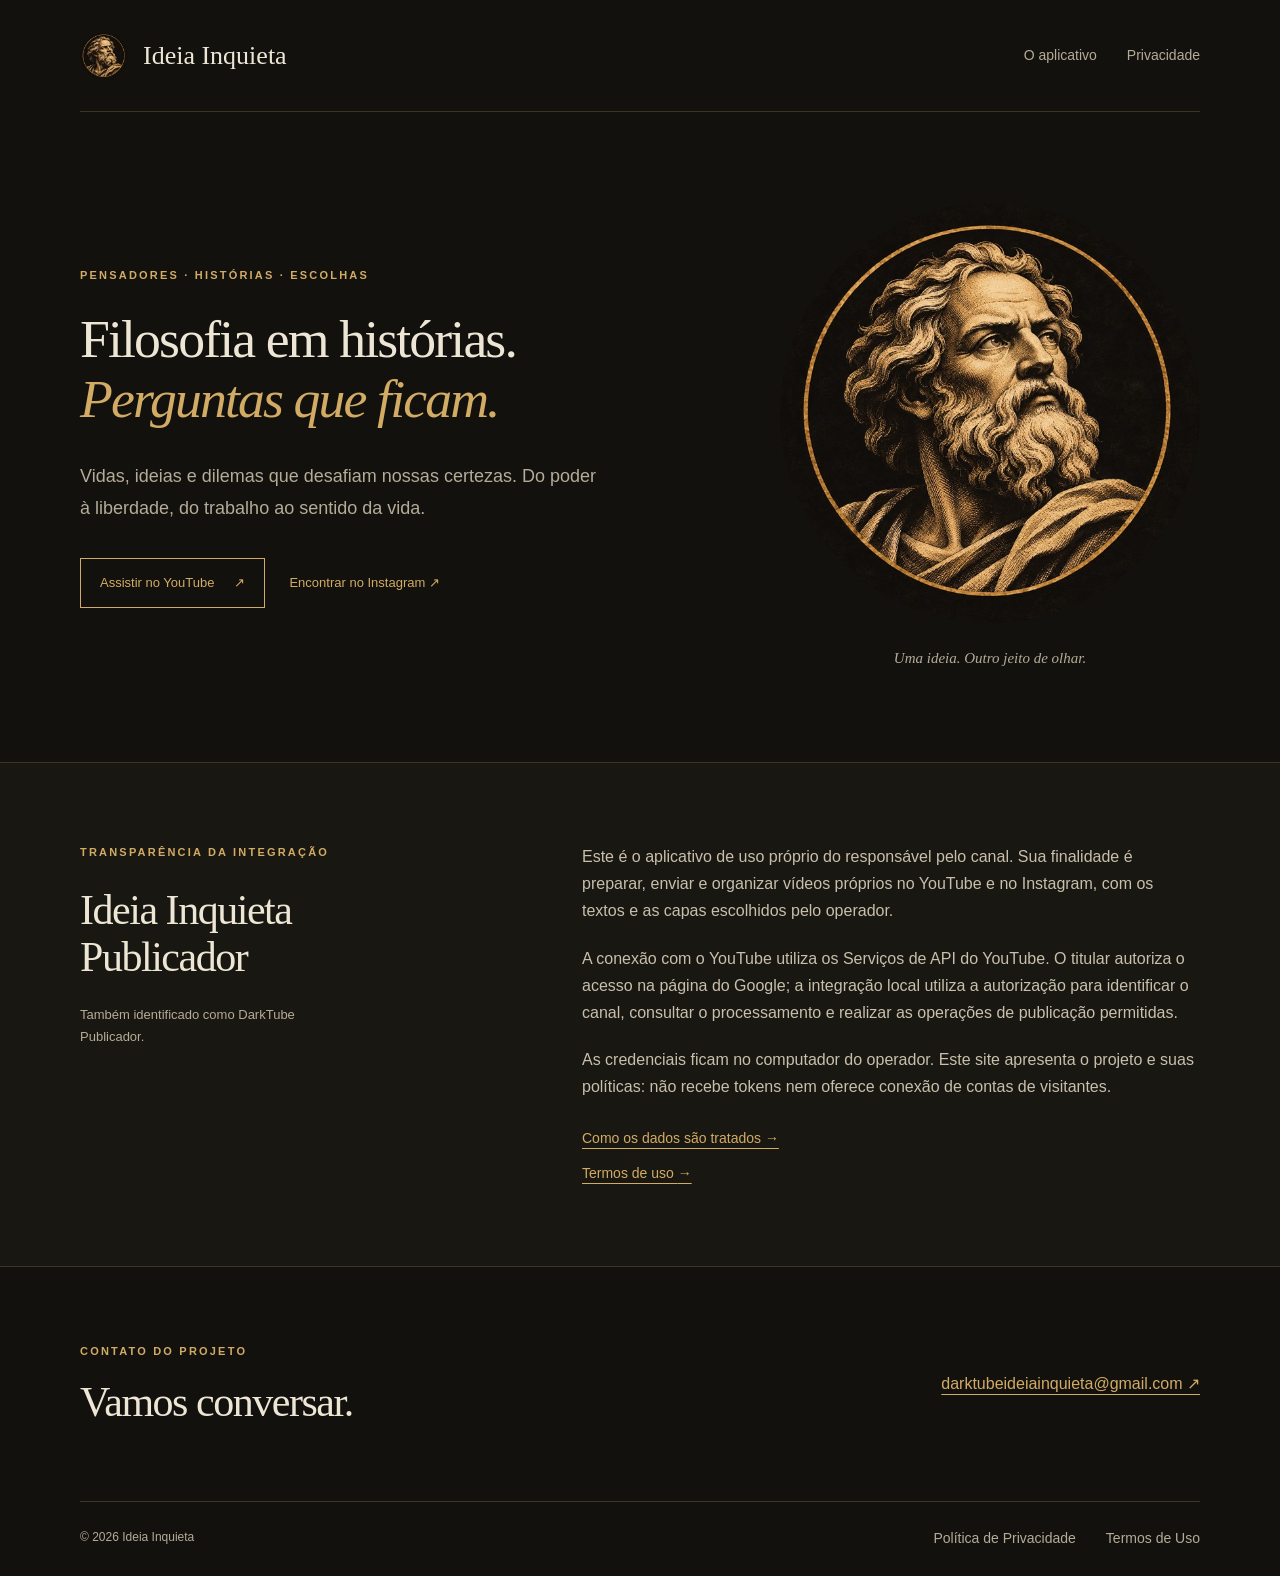
<file: index.html>
<!doctype html>
<html lang="pt-BR">
<head>
  <meta charset="utf-8">
  <meta name="viewport" content="width=device-width,initial-scale=1">
  <meta name="description" content="Ideia Inquieta: filosofia em histórias. Conheça o canal, o aplicativo de publicação e nossas práticas de privacidade.">
  <meta name="theme-color" content="#12110e">
  <title>Ideia Inquieta · Filosofia em histórias</title>
  <link rel="icon" type="image/jpeg" href="emblema.jpg">
  <link rel="stylesheet" href="site.css">
</head>
<body>
  <a class="skip" href="#conteudo">Ir para o conteúdo</a>
  <header class="header wrap">
    <a class="brand" href="./" aria-label="Ideia Inquieta — início"><img src="emblema.jpg" width="48" height="48" alt=""><span>Ideia Inquieta</span></a>
    <nav aria-label="Navegação principal"><a href="#aplicativo">O aplicativo</a><a href="privacidade.html">Privacidade</a></nav>
  </header>
  <main id="conteudo">
    <section class="hero wrap" aria-labelledby="titulo">
      <div class="hero-copy">
        <p class="eyebrow">Pensadores · histórias · escolhas</p>
        <h1 id="titulo">Filosofia em histórias.<br><em>Perguntas que ficam.</em></h1>
        <p class="lead">Vidas, ideias e dilemas que desafiam nossas certezas. Do poder à liberdade, do trabalho ao sentido da vida.</p>
        <div class="actions"><a class="button" href="https://www.youtube.com/@ideiainquieta" target="_blank" rel="noopener noreferrer">Assistir no YouTube <span aria-hidden="true">↗</span></a><a class="text-link" href="https://www.instagram.com/ideiainquieta/" target="_blank" rel="noopener noreferrer">Encontrar no Instagram <span aria-hidden="true">↗</span></a></div>
      </div>
      <div class="portrait"><img src="emblema.jpg" width="640" height="640" alt="Retrato de um pensador em gravura dourada sobre fundo escuro"><span class="portrait-caption">Uma ideia. Outro jeito de olhar.</span></div>
    </section>
    <section class="app-section" id="aplicativo" aria-labelledby="app-title">
      <div class="wrap app-grid">
        <div><p class="eyebrow">Transparência da integração</p><h2 id="app-title">Ideia Inquieta<br>Publicador</h2><p class="alias">Também identificado como DarkTube Publicador.</p></div>
        <div class="app-copy"><p>Este é o aplicativo de uso próprio do responsável pelo canal. Sua finalidade é preparar, enviar e organizar vídeos próprios no YouTube e no Instagram, com os textos e as capas escolhidos pelo operador.</p><p>A conexão com o YouTube utiliza os Serviços de API do YouTube. O titular autoriza o acesso na página do Google; a integração local utiliza a autorização para identificar o canal, consultar o processamento e realizar as operações de publicação permitidas.</p><p>As credenciais ficam no computador do operador. Este site apresenta o projeto e suas políticas: não recebe tokens nem oferece conexão de contas de visitantes.</p><div class="policy-links"><a href="privacidade.html">Como os dados são tratados <span aria-hidden="true">→</span></a><a href="termos.html">Termos de uso <span aria-hidden="true">→</span></a></div></div>
      </div>
    </section>
    <section class="contact wrap" aria-labelledby="contato"><div><p class="eyebrow">Contato do projeto</p><h2 id="contato">Vamos conversar.</h2></div><a href="mailto:darktubeideiainquieta@gmail.com">darktubeideiainquieta@gmail.com <span aria-hidden="true">↗</span></a></section>
  </main>
  <footer class="footer wrap"><span>© 2026 Ideia Inquieta</span><nav aria-label="Informações do projeto"><a href="privacidade.html">Política de Privacidade</a><a href="termos.html">Termos de Uso</a></nav></footer>
</body>
</html>
</file>
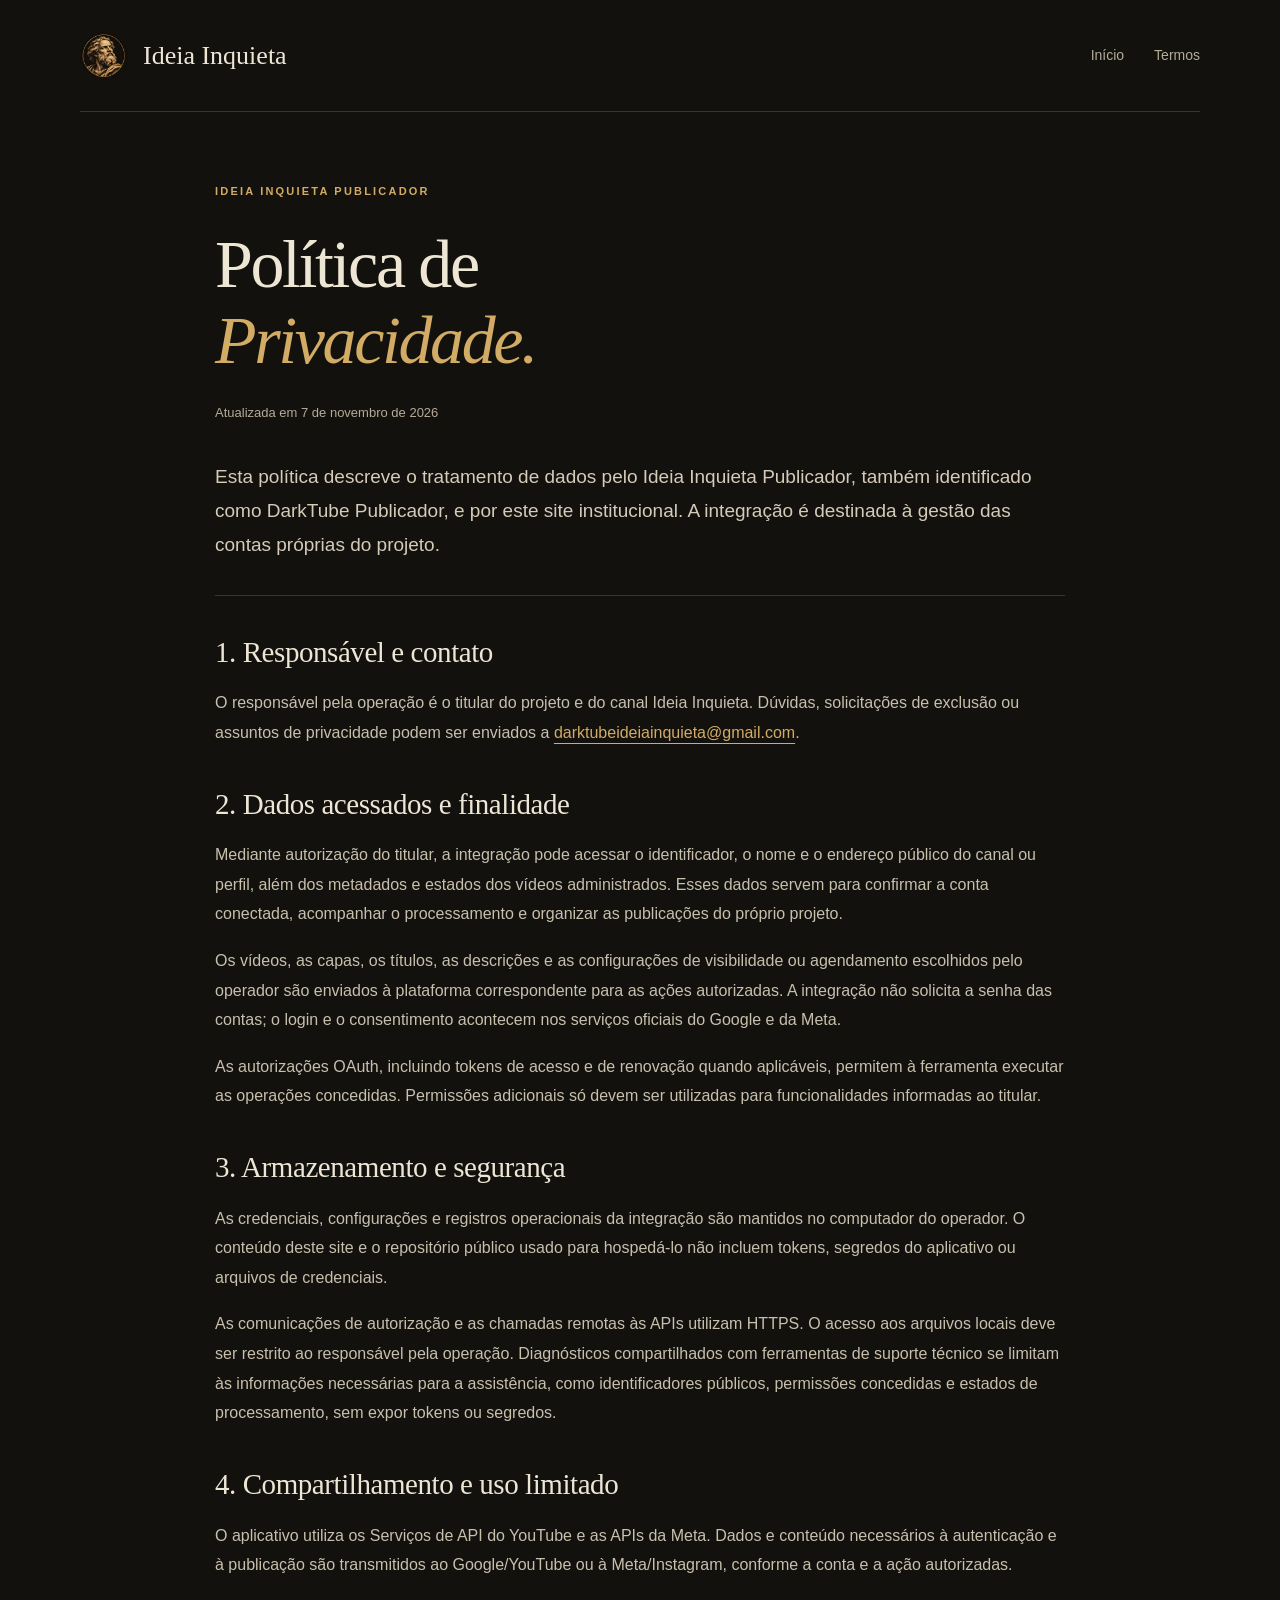
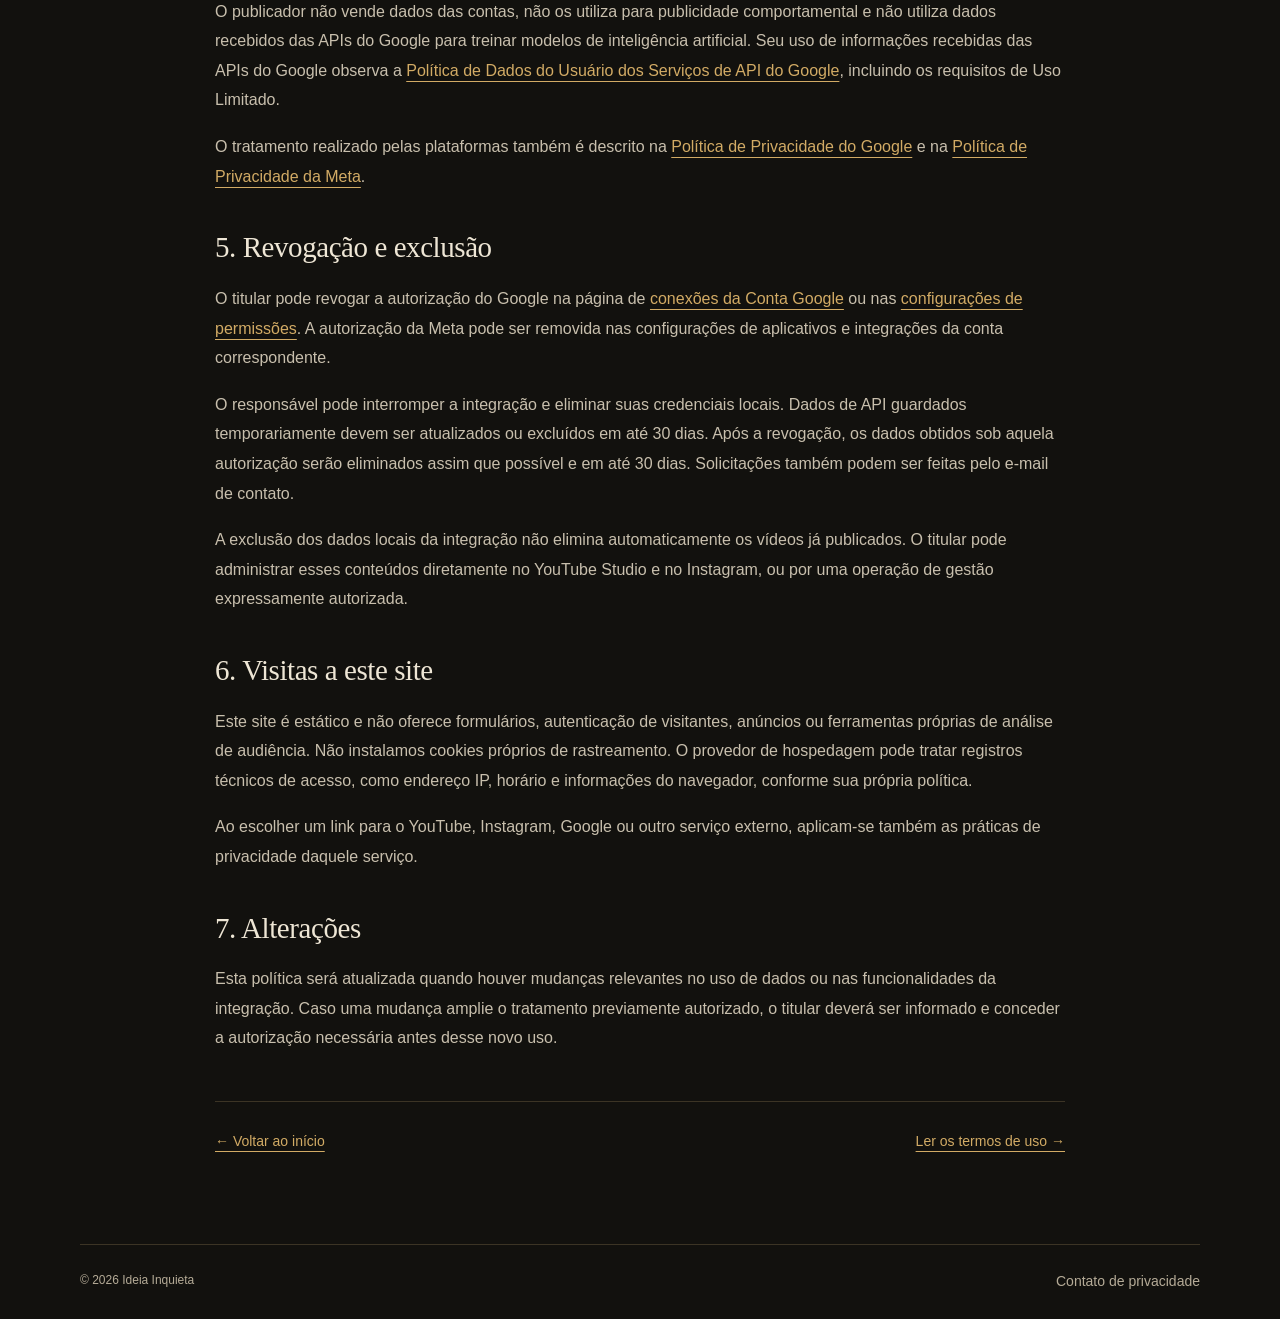
<file: privacidade.html>
<!doctype html>
<html lang="pt-BR">
<head>
  <meta charset="utf-8">
  <meta name="viewport" content="width=device-width,initial-scale=1">
  <meta name="description" content="Política de Privacidade do Ideia Inquieta Publicador, também identificado como DarkTube Publicador.">
  <meta name="theme-color" content="#12110e">
  <title>Política de Privacidade · Ideia Inquieta Publicador</title>
  <link rel="icon" type="image/jpeg" href="emblema.jpg">
  <link rel="stylesheet" href="site.css">
</head>
<body>
  <a class="skip" href="#conteudo">Ir para o conteúdo</a>
  <header class="header wrap"><a class="brand" href="./"><img src="emblema.jpg" width="48" height="48" alt=""><span>Ideia Inquieta</span></a><nav aria-label="Navegação principal"><a href="./">Início</a><a href="termos.html">Termos</a></nav></header>
  <main class="document wrap" id="conteudo">
    <p class="eyebrow">Ideia Inquieta Publicador</p>
    <h1>Política de<br><em>Privacidade.</em></h1>
    <p class="document-meta">Atualizada em 7 de novembro de 2026</p>
    <p class="document-intro">Esta política descreve o tratamento de dados pelo Ideia Inquieta Publicador, também identificado como DarkTube Publicador, e por este site institucional. A integração é destinada à gestão das contas próprias do projeto.</p>
    <section><h2>1. Responsável e contato</h2><p>O responsável pela operação é o titular do projeto e do canal Ideia Inquieta. Dúvidas, solicitações de exclusão ou assuntos de privacidade podem ser enviados a <a href="mailto:darktubeideiainquieta@gmail.com">darktubeideiainquieta@gmail.com</a>.</p></section>
    <section><h2>2. Dados acessados e finalidade</h2><p>Mediante autorização do titular, a integração pode acessar o identificador, o nome e o endereço público do canal ou perfil, além dos metadados e estados dos vídeos administrados. Esses dados servem para confirmar a conta conectada, acompanhar o processamento e organizar as publicações do próprio projeto.</p><p>Os vídeos, as capas, os títulos, as descrições e as configurações de visibilidade ou agendamento escolhidos pelo operador são enviados à plataforma correspondente para as ações autorizadas. A integração não solicita a senha das contas; o login e o consentimento acontecem nos serviços oficiais do Google e da Meta.</p><p>As autorizações OAuth, incluindo tokens de acesso e de renovação quando aplicáveis, permitem à ferramenta executar as operações concedidas. Permissões adicionais só devem ser utilizadas para funcionalidades informadas ao titular.</p></section>
    <section><h2>3. Armazenamento e segurança</h2><p>As credenciais, configurações e registros operacionais da integração são mantidos no computador do operador. O conteúdo deste site e o repositório público usado para hospedá-lo não incluem tokens, segredos do aplicativo ou arquivos de credenciais.</p><p>As comunicações de autorização e as chamadas remotas às APIs utilizam HTTPS. O acesso aos arquivos locais deve ser restrito ao responsável pela operação. Diagnósticos compartilhados com ferramentas de suporte técnico se limitam às informações necessárias para a assistência, como identificadores públicos, permissões concedidas e estados de processamento, sem expor tokens ou segredos.</p></section>
    <section><h2>4. Compartilhamento e uso limitado</h2><p>O aplicativo utiliza os Serviços de API do YouTube e as APIs da Meta. Dados e conteúdo necessários à autenticação e à publicação são transmitidos ao Google/YouTube ou à Meta/Instagram, conforme a conta e a ação autorizadas.</p><p>O publicador não vende dados das contas, não os utiliza para publicidade comportamental e não utiliza dados recebidos das APIs do Google para treinar modelos de inteligência artificial. Seu uso de informações recebidas das APIs do Google observa a <a href="https://developers.google.com/terms/api-services-user-data-policy" target="_blank" rel="noopener noreferrer">Política de Dados do Usuário dos Serviços de API do Google</a>, incluindo os requisitos de Uso Limitado.</p><p>O tratamento realizado pelas plataformas também é descrito na <a href="https://policies.google.com/privacy" target="_blank" rel="noopener noreferrer">Política de Privacidade do Google</a> e na <a href="https://privacycenter.instagram.com/policy/" target="_blank" rel="noopener noreferrer">Política de Privacidade da Meta</a>.</p></section>
    <section><h2>5. Revogação e exclusão</h2><p>O titular pode revogar a autorização do Google na página de <a href="https://myaccount.google.com/connections" target="_blank" rel="noopener noreferrer">conexões da Conta Google</a> ou nas <a href="https://security.google.com/settings/security/permissions" target="_blank" rel="noopener noreferrer">configurações de permissões</a>. A autorização da Meta pode ser removida nas configurações de aplicativos e integrações da conta correspondente.</p><p>O responsável pode interromper a integração e eliminar suas credenciais locais. Dados de API guardados temporariamente devem ser atualizados ou excluídos em até 30 dias. Após a revogação, os dados obtidos sob aquela autorização serão eliminados assim que possível e em até 30 dias. Solicitações também podem ser feitas pelo e-mail de contato.</p><p>A exclusão dos dados locais da integração não elimina automaticamente os vídeos já publicados. O titular pode administrar esses conteúdos diretamente no YouTube Studio e no Instagram, ou por uma operação de gestão expressamente autorizada.</p></section>
    <section><h2>6. Visitas a este site</h2><p>Este site é estático e não oferece formulários, autenticação de visitantes, anúncios ou ferramentas próprias de análise de audiência. Não instalamos cookies próprios de rastreamento. O provedor de hospedagem pode tratar registros técnicos de acesso, como endereço IP, horário e informações do navegador, conforme sua própria política.</p><p>Ao escolher um link para o YouTube, Instagram, Google ou outro serviço externo, aplicam-se também as práticas de privacidade daquele serviço.</p></section>
    <section><h2>7. Alterações</h2><p>Esta política será atualizada quando houver mudanças relevantes no uso de dados ou nas funcionalidades da integração. Caso uma mudança amplie o tratamento previamente autorizado, o titular deverá ser informado e conceder a autorização necessária antes desse novo uso.</p></section>
    <div class="document-end"><a href="./">← Voltar ao início</a><a href="termos.html">Ler os termos de uso →</a></div>
  </main>
  <footer class="footer wrap"><span>© 2026 Ideia Inquieta</span><a href="mailto:darktubeideiainquieta@gmail.com">Contato de privacidade</a></footer>
</body>
</html>
</file>
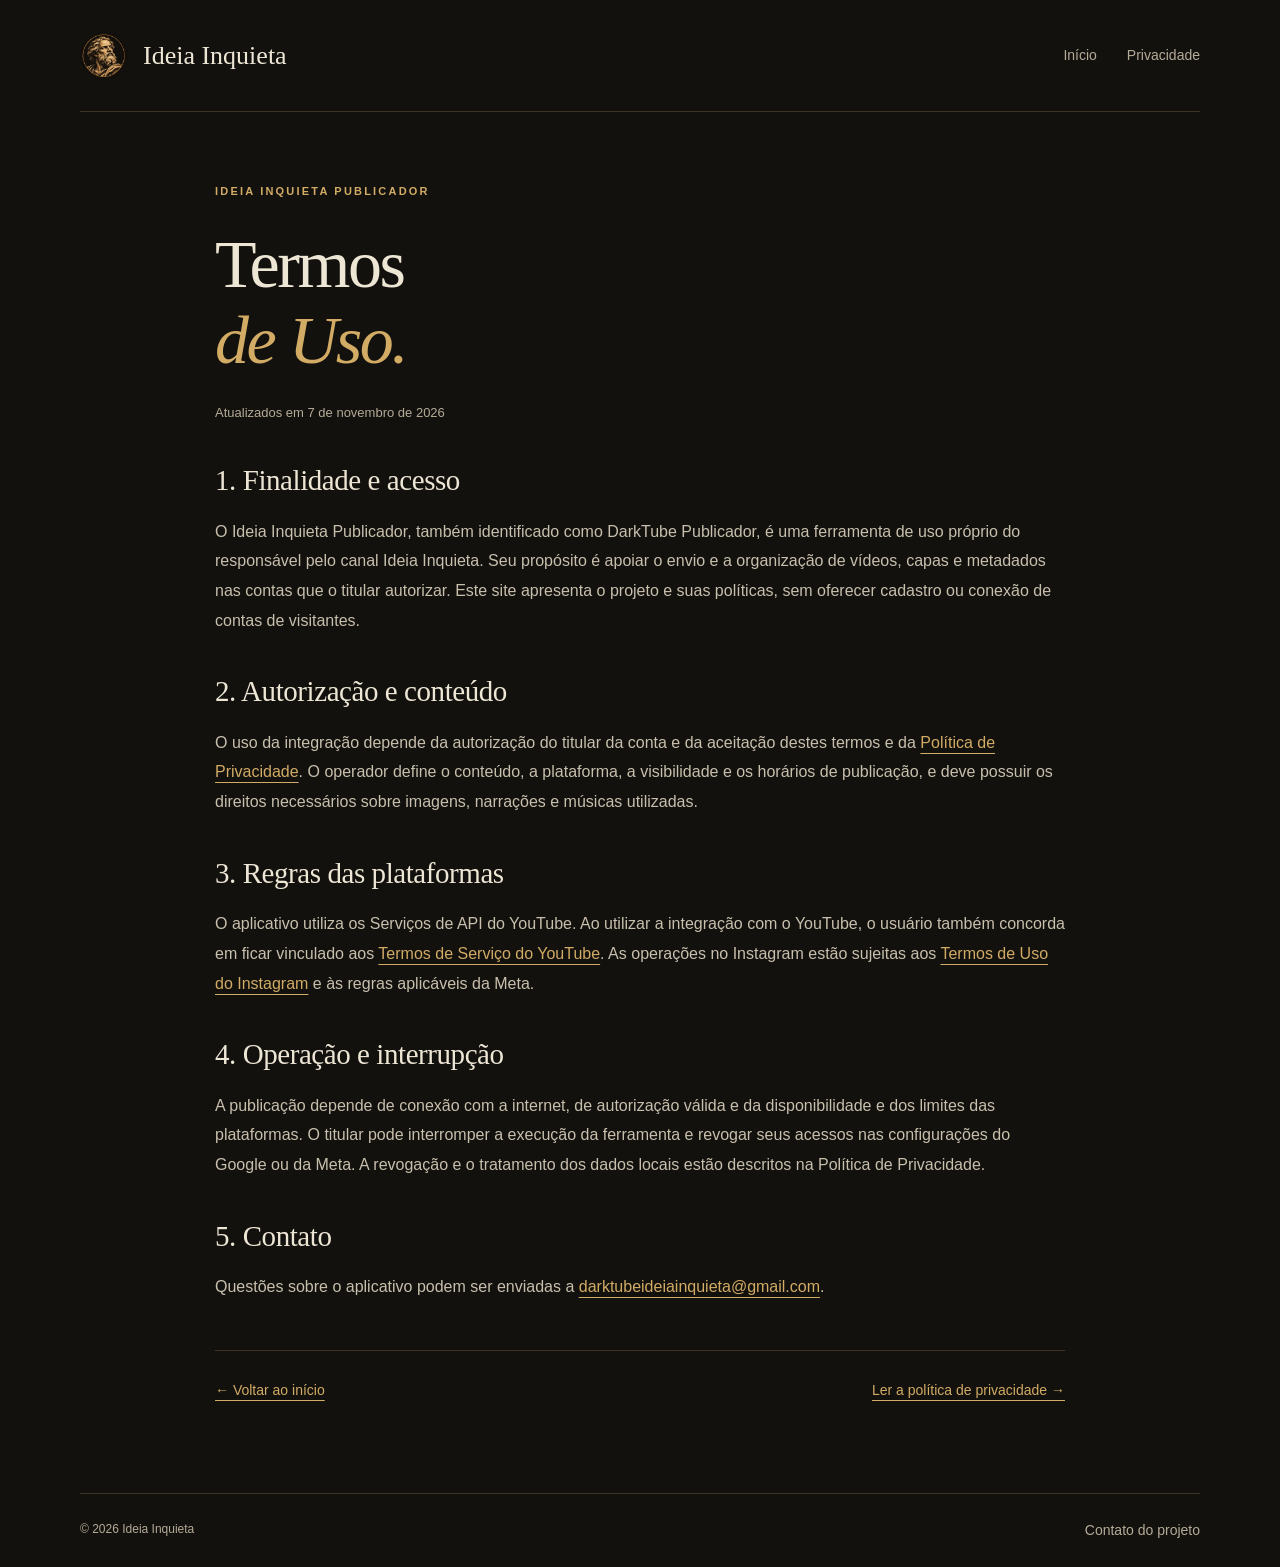
<file: termos.html>
<!doctype html>
<html lang="pt-BR">
<head>
  <meta charset="utf-8">
  <meta name="viewport" content="width=device-width,initial-scale=1">
  <meta name="description" content="Termos de Uso do Ideia Inquieta Publicador, aplicativo de uso próprio do canal.">
  <meta name="theme-color" content="#12110e">
  <title>Termos de Uso · Ideia Inquieta Publicador</title>
  <link rel="icon" type="image/jpeg" href="emblema.jpg">
  <link rel="stylesheet" href="site.css">
</head>
<body>
  <a class="skip" href="#conteudo">Ir para o conteúdo</a>
  <header class="header wrap"><a class="brand" href="./"><img src="emblema.jpg" width="48" height="48" alt=""><span>Ideia Inquieta</span></a><nav aria-label="Navegação principal"><a href="./">Início</a><a href="privacidade.html">Privacidade</a></nav></header>
  <main class="document wrap" id="conteudo">
    <p class="eyebrow">Ideia Inquieta Publicador</p>
    <h1>Termos<br><em>de Uso.</em></h1>
    <p class="document-meta">Atualizados em 7 de novembro de 2026</p>
    <section><h2>1. Finalidade e acesso</h2><p>O Ideia Inquieta Publicador, também identificado como DarkTube Publicador, é uma ferramenta de uso próprio do responsável pelo canal Ideia Inquieta. Seu propósito é apoiar o envio e a organização de vídeos, capas e metadados nas contas que o titular autorizar. Este site apresenta o projeto e suas políticas, sem oferecer cadastro ou conexão de contas de visitantes.</p></section>
    <section><h2>2. Autorização e conteúdo</h2><p>O uso da integração depende da autorização do titular da conta e da aceitação destes termos e da <a href="privacidade.html">Política de Privacidade</a>. O operador define o conteúdo, a plataforma, a visibilidade e os horários de publicação, e deve possuir os direitos necessários sobre imagens, narrações e músicas utilizadas.</p></section>
    <section><h2>3. Regras das plataformas</h2><p>O aplicativo utiliza os Serviços de API do YouTube. Ao utilizar a integração com o YouTube, o usuário também concorda em ficar vinculado aos <a href="https://www.youtube.com/t/terms" target="_blank" rel="noopener noreferrer">Termos de Serviço do YouTube</a>. As operações no Instagram estão sujeitas aos <a href="https://help.instagram.com/581066165581870" target="_blank" rel="noopener noreferrer">Termos de Uso do Instagram</a> e às regras aplicáveis da Meta.</p></section>
    <section><h2>4. Operação e interrupção</h2><p>A publicação depende de conexão com a internet, de autorização válida e da disponibilidade e dos limites das plataformas. O titular pode interromper a execução da ferramenta e revogar seus acessos nas configurações do Google ou da Meta. A revogação e o tratamento dos dados locais estão descritos na Política de Privacidade.</p></section>
    <section><h2>5. Contato</h2><p>Questões sobre o aplicativo podem ser enviadas a <a href="mailto:darktubeideiainquieta@gmail.com">darktubeideiainquieta@gmail.com</a>.</p></section>
    <div class="document-end"><a href="./">← Voltar ao início</a><a href="privacidade.html">Ler a política de privacidade →</a></div>
  </main>
  <footer class="footer wrap"><span>© 2026 Ideia Inquieta</span><a href="mailto:darktubeideiainquieta@gmail.com">Contato do projeto</a></footer>
</body>
</html>
</file>
<file: site.css>
:root{color-scheme:dark;--bg:#12110e;--panel:#191711;--ink:#eee6d5;--muted:#b5ab97;--gold:#d2ab65;--line:#3c3425;font-family:Arial,Helvetica,sans-serif;font-synthesis:none}
*{box-sizing:border-box}html{scroll-behavior:smooth;scroll-padding-top:30px}body{margin:0;background:var(--bg);color:var(--ink);line-height:1.7}a{color:var(--gold);text-underline-offset:5px}a:hover{color:#f2d6a2}a:focus-visible{outline:2px solid var(--gold);outline-offset:6px}.wrap{width:min(1120px,calc(100% - 80px));margin-inline:auto}.skip{position:absolute;left:20px;top:-80px;background:var(--gold);color:var(--bg);padding:12px;z-index:3}.skip:focus{top:16px}.header{min-height:112px;display:flex;align-items:center;justify-content:space-between;gap:24px;border-bottom:1px solid var(--line)}.brand{display:flex;align-items:center;gap:15px;font:26px Georgia,'Times New Roman',serif;text-decoration:none;color:var(--ink);white-space:nowrap}.brand img{border-radius:50%;display:block}.header nav,.footer nav{display:flex;gap:30px;align-items:center}.header nav a,.footer a{font-size:14px;color:var(--muted);text-decoration:none}.header nav a:hover,.footer a:hover{color:var(--gold)}.hero{min-height:650px;padding-block:85px;display:grid;grid-template-columns:1.5fr 1fr;gap:70px;align-items:center}.eyebrow{text-transform:uppercase;font-size:11px;letter-spacing:.2em;color:var(--gold);font-weight:700;margin:0 0 25px}h1,h2{font-family:Georgia,'Times New Roman',serif;font-weight:400;line-height:1.12;letter-spacing:-.035em;margin:0}h1{font-size:clamp(44px,4.2vw,62px)}h1 em{font-weight:400;color:var(--gold)}.lead{font-size:18px;line-height:1.8;color:var(--muted);margin:30px 0 0;max-width:530px}.actions{display:flex;align-items:center;flex-wrap:wrap;gap:24px;margin-top:34px}.button{display:inline-flex;align-items:center;gap:20px;border:1px solid var(--gold);padding:13px 19px;font-size:13px;text-decoration:none}.button:hover{background:var(--gold);color:var(--bg)}.text-link{font-size:13px;text-decoration:none}.portrait{text-align:center}.portrait img{width:100%;height:auto;display:block;border-radius:50%}.portrait-caption{display:block;color:var(--muted);font-family:Georgia,'Times New Roman',serif;font-style:italic;font-size:15px;margin-top:23px}.app-section{background:var(--panel);padding-block:80px;border-block:1px solid var(--line)}.app-grid{display:grid;grid-template-columns:1fr 1.5fr;gap:90px}h2{font-size:42px}.alias{font-size:13px;color:var(--muted);max-width:270px;margin-top:23px}.app-copy p{font-size:16px;margin:0 0 20px;color:#c8bfad}.app-copy p:last-of-type{margin-bottom:26px}.policy-links{display:grid;gap:12px}.policy-links a{font-size:14px}.contact{padding-block:75px;display:flex;justify-content:space-between;align-items:center;gap:35px}.contact .eyebrow{margin-bottom:18px}.contact>a{font-size:16px;overflow-wrap:anywhere}.footer{padding-block:25px;border-top:1px solid var(--line);display:flex;justify-content:space-between;gap:25px;color:var(--muted);font-size:12px}.document{max-width:850px;padding-block:70px 90px}.document h1{font-size:68px}.document-meta{font-size:13px;color:var(--muted);margin:24px 0 36px}.document-intro{font-size:19px;color:#d6cbb8;line-height:1.8;padding-bottom:32px;border-bottom:1px solid var(--line)}.document section{margin-top:38px}.document section h2{font-size:29px;letter-spacing:-.015em;line-height:1.3}.document section p{font-size:16px;line-height:1.85;color:#c8bfad;margin:17px 0}.document a{overflow-wrap:anywhere}.document-end{border-top:1px solid var(--line);margin-top:48px;padding-top:28px;display:flex;justify-content:space-between;gap:24px;font-size:14px}
@media(max-width:900px){.wrap{width:calc(100% - 48px)}.hero{gap:35px;padding-block:65px;min-height:570px}.hero h1{font-size:46px}.app-grid{gap:45px}.contact>a{font-size:14px}.header nav{gap:20px}}
@media(max-width:640px){.wrap{width:calc(100% - 40px)}.header{min-height:94px;gap:14px;flex-wrap:wrap;padding-block:18px}.brand{font-size:23px;gap:10px}.brand img{width:38px;height:38px}.header nav{gap:19px}.header nav a{font-size:12px}.hero{grid-template-columns:1fr;padding-block:48px 55px;gap:42px;min-height:auto}.hero h1{font-size:42px}.eyebrow{font-size:10px;letter-spacing:.16em;margin-bottom:22px}.lead{font-size:16px;margin-top:24px}.actions{gap:20px;margin-top:28px}.portrait{max-width:250px;justify-self:center}.portrait-caption{font-size:14px;margin-top:18px}.app-section{padding-block:50px}.app-grid{grid-template-columns:1fr;gap:24px}h2{font-size:35px}.alias{max-width:none;margin-top:17px}.app-copy p{font-size:15px}.contact{padding-block:48px;flex-direction:column;align-items:flex-start;gap:22px}.contact h2{font-size:34px}.footer{flex-direction:column;gap:15px;padding-block:24px}.footer nav{gap:22px;flex-wrap:wrap}.document{padding-block:45px 60px}.document h1{font-size:51px}.document-intro{font-size:17px}.document section h2{font-size:26px}.document section p{font-size:15px}.document-end{flex-direction:column;gap:17px}}
@media(prefers-reduced-motion:reduce){html{scroll-behavior:auto}}
</file>
